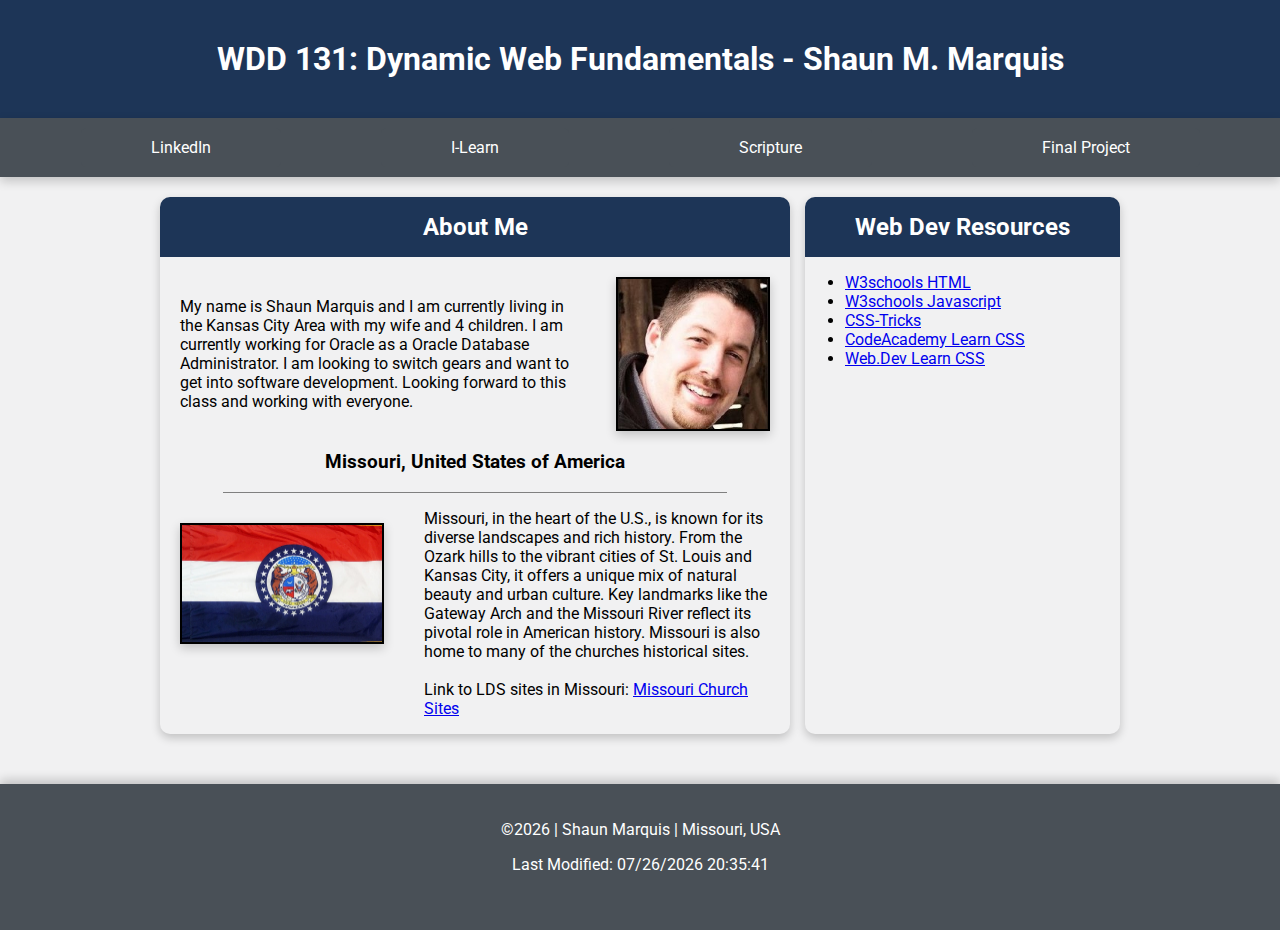
<file: index.html>
<!DOCTYPE html>
<html lang="en-US">

<head>
  <meta charset="utf-8">
  <meta name="viewport" content="width=device-width,initial-scale=1.0">
  <title>WDD 131 - Dynamic Web Fundamentals - Shaun Marquis</title>
  <meta name="description"
    content="WDD 131 - Dynamic Web Fundamentals - Shaun Marquis - Here you will be able to find infomation about Shaun and the class I am currently enrolled in Web Fundamentals WDD131.">
  <meta name="author" content="Shaun Marquis">
  <link rel="preconnect" href="https://fonts.googleapis.com">
  <link rel="preconnect" href="https://fonts.gstatic.com" crossorigin>
  <link href="https://fonts.googleapis.com/css2?family=Roboto&display=swap" rel="stylesheet">
  <link rel="stylesheet" href="styles/base.css">
  <script src="scripts/getdates.js" defer></script>
</head>

<body>
  <header>
    <div class="title">
      <h1>WDD 131: Dynamic Web Fundamentals - Shaun M. Marquis</h1>
    </div>
    <nav>
      <a href="https://www.linkedin.com/in/shaun-marquis-182b1299/" target="_blank">LinkedIn</a>
      <a href="https://byui.instructure.com/" target="_blank">I-Learn</a>
      <a href="https://www.churchofjesuschrist.org/study/scriptures/dc-testament/dc/127?lang=eng&id=p2#p2"
        target="_blank">Scripture</a>
      <a href="#">Final Project</a>
    </nav>
  </header>
  <main>
    <div class="sections-container">
      <section class="left-section">
        <div class="about-header">
          <h2>About Me</h2>
        </div>
        <div class="top-left-content">
          <p>My name is Shaun Marquis and I am currently living in the Kansas City Area with my wife and 4 children.
            I am currently working for Oracle as a Oracle Database Administrator. I am looking to switch gears and
            want to get into software development. Looking forward to this class and working with everyone.
          </p>
          <img src="images/selfie.jpg" alt="Portrait of Shaun Marquis" class="top-left-image">
        </div>
        <div class="mid-header">
          <h3>Missouri, United States of America</h3>
          <hr>
        </div>
        <div class="bottom-left-content">
          <img src="images/missouri-state-flag.jpg" alt="State Flag of Missouri" class="bottom-left-image">
          <p>Missouri, in the heart of the U.S., is known for its diverse landscapes and rich history.
            From the Ozark hills to the vibrant cities of St. Louis and Kansas City, it offers a unique
            mix of natural beauty and urban culture. Key landmarks like the Gateway Arch and the Missouri
            River reflect its pivotal role in American history. Missouri is also home to many of the churches
            historical sites.<br><br>
            Link to LDS sites in Missouri: <a
              href="https://www.churchofjesuschrist.org/study/history/doctrine-and-covenants-historical-resources/historic-places-missouri?lang=eng"
              target="blank">Missouri Church Sites</a>
          </p>
        </div>
      </section>
      <section class="right-section">
        <div class="resource-header">
          <h2>Web Dev Resources</h2>
        </div>
        <div class="section-links">
          <ul>
            <li>
              <a href="https://www.w3schools.com/html/" target="_blank">W3schools HTML</a>
            </li>
            <li>
              <a href="https://www.w3schools.com/js/" target="_blank">W3schools Javascript</a>
            </li>
            <li>
              <a href="https://css-tricks.com/" target="_blank">CSS-Tricks</a>
            </li>
            <li>
              <a href="https://www.codecademy.com/learn/learn-css" target="_blank">CodeAcademy Learn CSS</a>
            </li>
            <li>
              <a href="https://web.dev/learn/css" target="_blank">Web.Dev Learn CSS</a>
            </li>
          </ul>
        </div>
      </section>
    </div>
  </main>
  <footer>
    <p>&copy;<span id="currentyear"></span> | Shaun Marquis | Missouri, USA</p>
    <p>Last Modified: <span id="lastModified"></span></p>
  </footer>
</body>

</html>
</file>
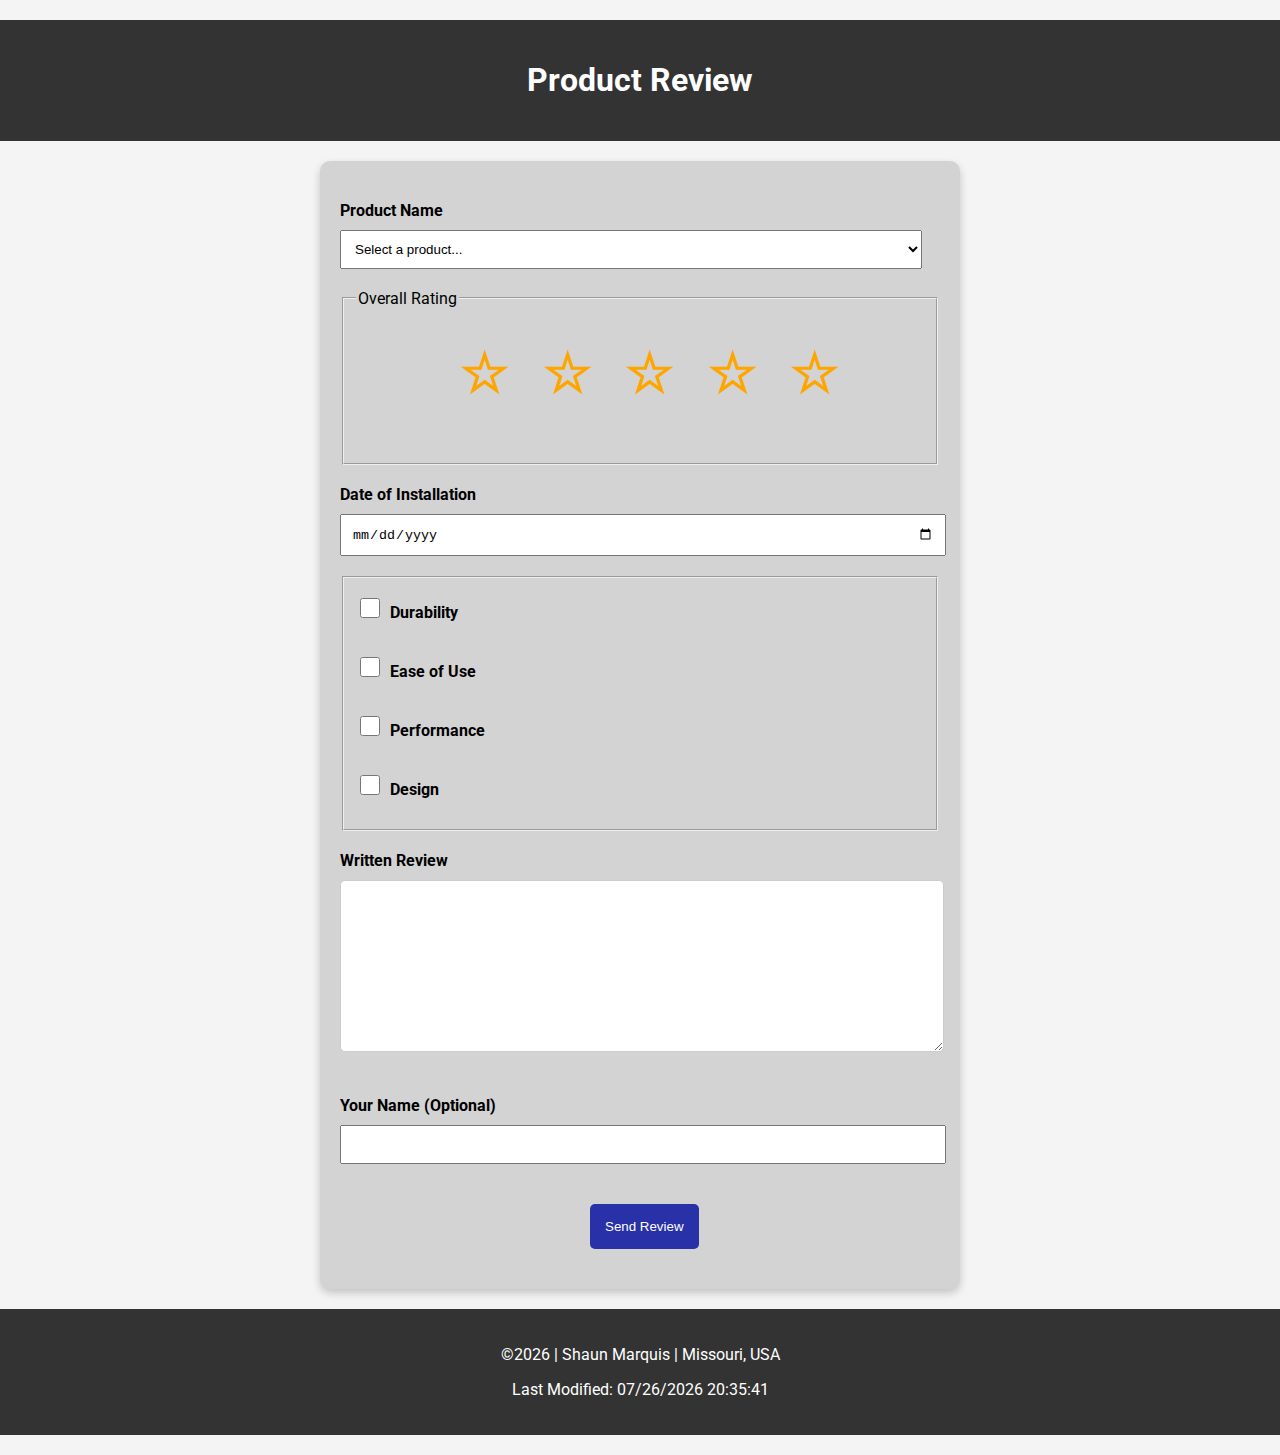
<file: form.html>
<!DOCTYPE html>
<html lang="en-US">

<head>
    <meta charset="utf-8">
    <meta name="viewport" content="width=device-width,initial-scale=1.0">
    <title>Product Review Dynamic Webpage</title>
    <meta name="description" content="WDD 131 - Dynamic Product Form - Missouri">
    <meta name="author" content="Shaun Marquis">
    <link rel="preconnect" href="https://fonts.googleapis.com">
    <link rel="preconnect" href="https://fonts.gstatic.com" crossorigin>
    <link href="https://fonts.googleapis.com/css2?family=Roboto&display=swap" rel="stylesheet">
    <link rel="stylesheet" href="styles/form.css">
    <script src="scripts/form.js" defer></script>
</head>

<body>
    <header>
        <h1>Product Review</h1>
    </header>
    <main>
        <form action="review.html" method="get" class="review-form">
            <label for="productName">Product Name</label>
            <select id="productName" name="productName" required>
                <option value="" disabled selected>Select a product...</option>
            </select>
            <fieldset>
                <legend>Overall Rating</legend>
                <div class="rating">
                    <div class="star-container">
                        <input type="radio" id="5star" name="rating" value="5" required>
                        <label for="5star"></label>
                        <input type="radio" id="4star" name="rating" value="4">
                        <label for="4star"></label>
                        <input type="radio" id="3star" name="rating" value="3">
                        <label for="3star"></label>
                        <input type="radio" id="2star" name="rating" value="2">
                        <label for="2star"></label>
                        <input type="radio" id="1star" name="rating" value="1">
                        <label for="1star"></label>
                    </div>
                </div>
            </fieldset>

            <label for="installationDate">Date of Installation</label>
            <input type="date" id="installationDate" name="installationDate" required>

            <fieldset>
                <div class="checkbox-container">
                    <input type="checkbox" id="feature1" name="features" value="Feature 1">
                    <label for="feature1">Durability</label>
                </div>
                <div class="checkbox-container">
                    <input type="checkbox" id="feature2" name="features" value="Feature 2">
                    <label for="feature2">Ease of Use</label>
                </div>
                <div class="checkbox-container">
                    <input type="checkbox" id="feature3" name="features" value="Feature 3">
                    <label for="feature3">Performance</label>
                </div>
                <div class="checkbox-container">
                    <input type="checkbox" id="feature4" name="features" value="Feature 4">
                    <label for="feature4">Design</label>
                </div>
            </fieldset>

            <label for="writtenReview">Written Review</label>
            <textarea id="writtenReview" name="writtenReview"></textarea>

            <label for="userName">Your Name (Optional)</label>
            <input type="text" id="userName" name="userName">

            <input type="submit" value="Send Review" id="submit">
        </form>
    </main>
    <footer>
        <p>&copy;<span id="currentyear"></span> | Shaun Marquis | Missouri, USA</p>
        <p>Last Modified: <span id="lastModified"></span></p>
    </footer>
</body>

</html>
</file>
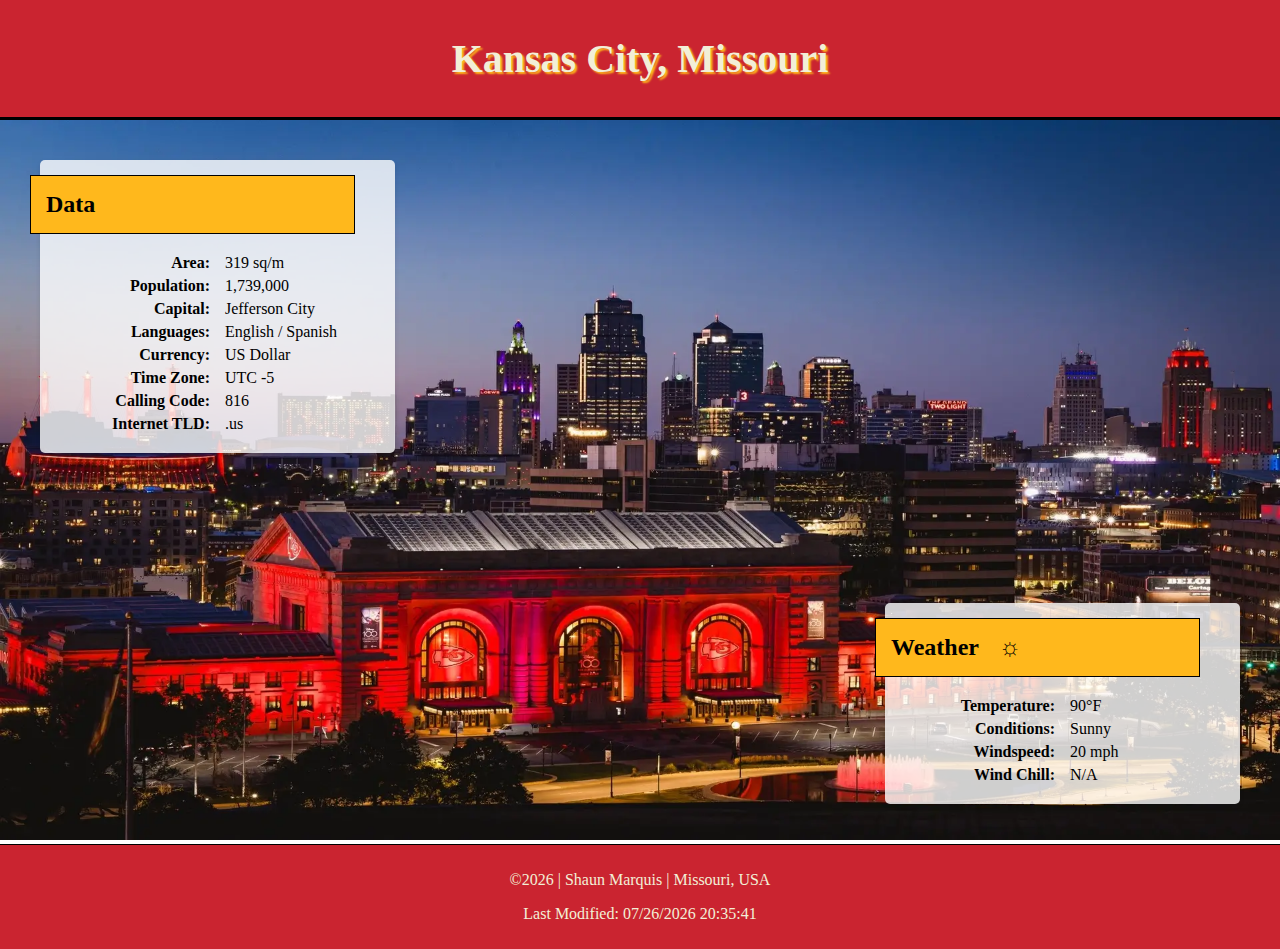
<file: place.html>
<!DOCTYPE html>
<html lang="en-US">

<head>
    <meta charset="utf-8">
    <meta name="viewport" content="width=device-width,initial-scale=1.0">
    <title>Country Dynamic Webpage</title>
    <meta name="description" content="WDD 131 - Country - Missouri">
    <meta name="author" content="Shaun Marquis">
    <link rel="preconnect" href="https://fonts.googleapis.com">
    <link rel="preconnect" href="https://fonts.gstatic.com" crossorigin>
    <link href="https://fonts.googleapis.com/css2?family=Roboto&display=swap" rel="stylesheet">
    <link rel="stylesheet" href="styles/place.css">
    <script src="scripts/place.js" defer></script>
</head>

<body>
    <header>
        <h1>Kansas City, Missouri</h1>
    </header>
    <main>
        <section class="hero">
            <picture>
                <source srcset="images/hero-large.webp" media="(min-width: 850px)">
                <img src="images/hero-small.webp" alt="Kansas City Missouri">
            </picture>
            <section class="place-data">
                <h2>Data</h2>
                <div class="data-header">
                    <p>Area:</p>
                    <p>Population:</p>
                    <p>Capital:</p>
                    <p>Languages:</p>
                    <p>Currency:</p>
                    <p>Time Zone:</p>
                    <p>Calling Code:</p>
                    <p>Internet TLD:</p>
                </div>
                <div class="data-info">
                    <p>319 sq/m</p>
                    <p>1,739,000</p>
                    <p>Jefferson City</p>
                    <p>English / Spanish</p>
                    <p>US Dollar</p>
                    <p>UTC -5</p>
                    <p>816</p>
                    <p>.us</p>
                </div>
            </section>
            <section class="weather">
                <h2>Weather</h2>
                <img src="images/weather-sun.svg" alt="Sunny Weather Icon">
                <div class="weather-header">
                    <p>Temperature:</p>
                    <p>Conditions:</p>
                    <p>Windspeed:</p>
                    <p>Wind Chill:</p>
                </div>
                <div class="weather-info">
                    <p>90°F</p>
                    <p>Sunny</p>
                    <p>20 mph</p>
                    <p><span id="wind-chill"></span></p>
                </div>
            </section>
        </section>
    </main>
    <footer>
        <p>&copy;<span id="currentyear"></span> | Shaun Marquis | Missouri, USA</p>
        <p>Last Modified: <span id="lastModified"></span></p>
    </footer>
</body>

</html>
</file>
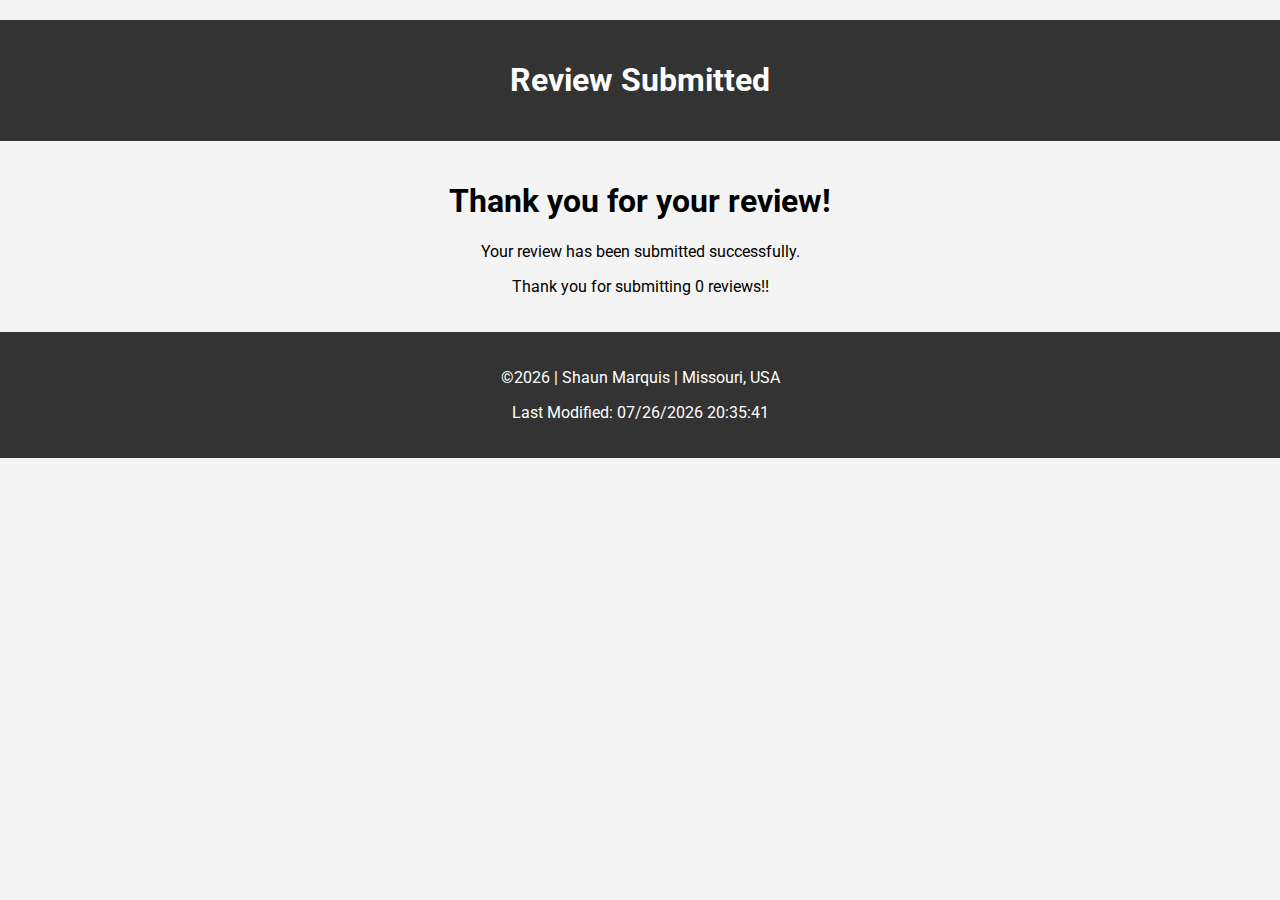
<file: review.html>
<!DOCTYPE html>
<html lang="en-US">

<head>
    <meta charset="utf-8">
    <meta name="viewport" content="width=device-width,initial-scale=1.0">
    <title>Product Review Submitted Webpage</title>
    <meta name="description" content="WDD 131 - Dynamic Product Submitted Page - Missouri">
    <meta name="author" content="Shaun Marquis">
    <link rel="preconnect" href="https://fonts.googleapis.com">
    <link rel="preconnect" href="https://fonts.gstatic.com" crossorigin>
    <link href="https://fonts.googleapis.com/css2?family=Roboto&display=swap" rel="stylesheet">
    <link rel="stylesheet" href="styles/form.css">
    <script src="scripts/form.js" defer></script>
</head>

<body>
    <header>
        <h1>Review Submitted</h1>
    </header>
    <main>
        <div class="submitted-text">
            <h1>Thank you for your review!</h1>
            <p>Your review has been submitted successfully.</p>
            <p><span id="visits"></span></p>
        </div>
        <form id="donotneed">
            <fieldset>
                <select id="donotneed"></select>
            </fieldset>
            <input type="submit" id="submit">
        </form>
    </main>
    <footer>
        <p>&copy;<span id="currentyear"></span> | Shaun Marquis | Missouri, USA</p>
        <p>Last Modified: <span id="lastModified"></span></p>
    </footer>
</body>

</html>
</file>
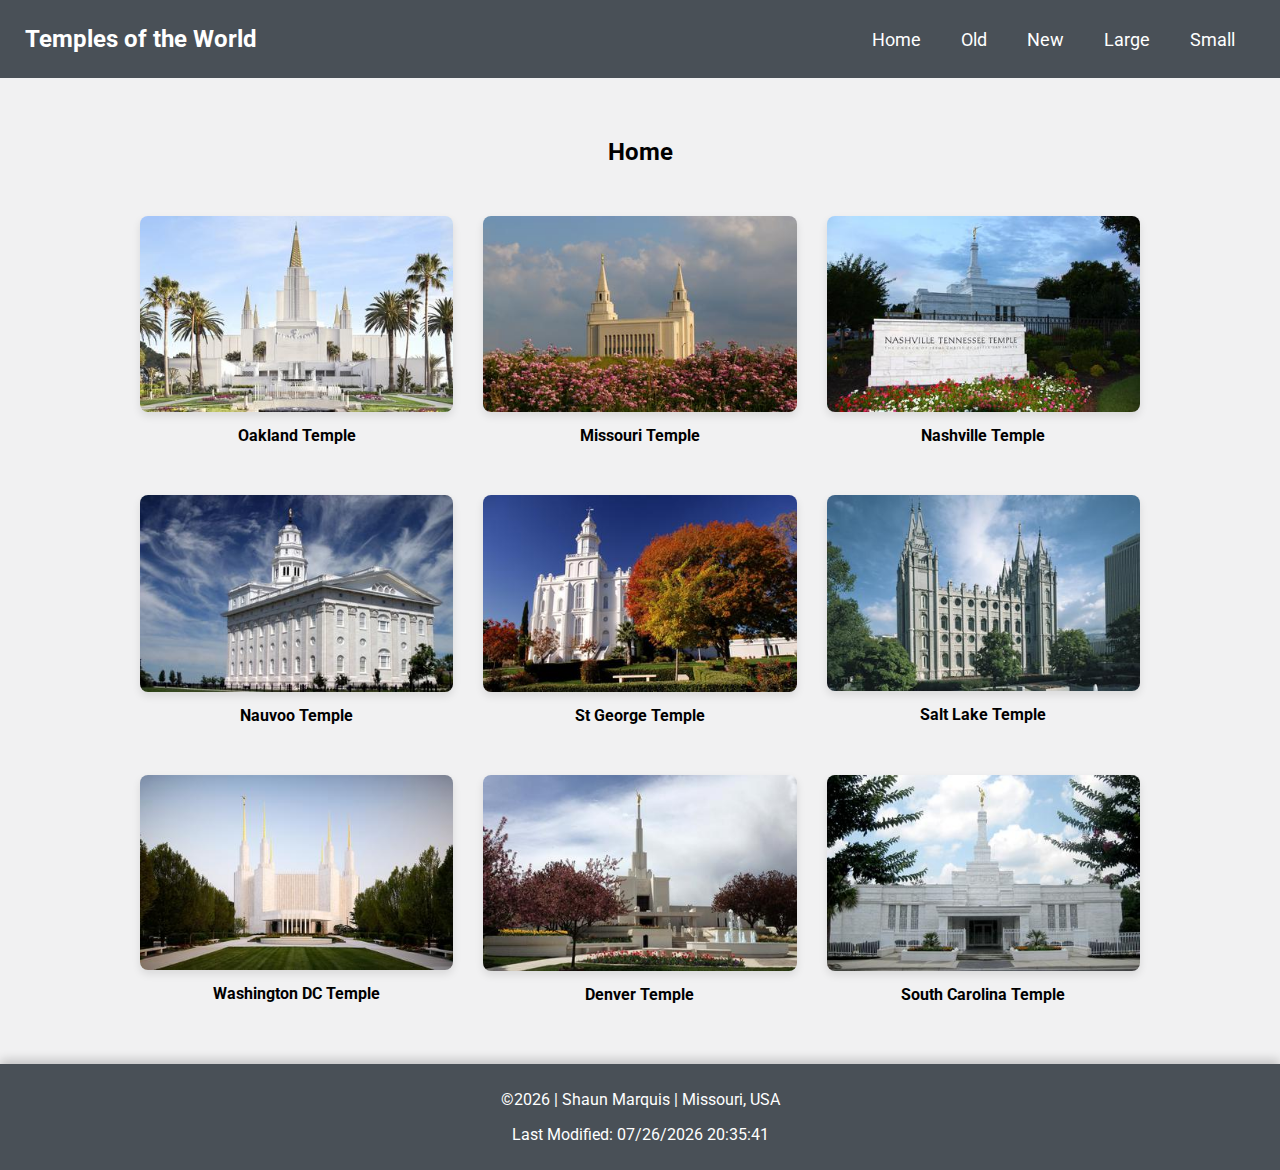
<file: temples.html>
<!DOCTYPE html>
<html lang="en-US">

<head>
    <meta charset="utf-8">
    <meta name="viewport" content="width=device-width,initial-scale=1.0">
    <title>Temple Album</title>
    <meta name="description" content="Dynamic album of my favorite temples.">
    <meta name="author" content="Shaun Marquis">
    <link rel="preconnect" href="https://fonts.googleapis.com">
    <link rel="preconnect" href="https://fonts.gstatic.com" crossorigin>
    <link href="https://fonts.googleapis.com/css2?family=Roboto&display=swap" rel="stylesheet">
    <link rel="stylesheet" href="styles/temples.css">
    <link rel="stylesheet" href="styles/temples-large.css">
    <script src="scripts/temples.js" defer></script>
</head>

<body>
    <header>
        <h1>Temples of the World</h1>
        <a id="hamburger-menu" href="#" aria-label="Hamburger Menu"></a>
        <nav>
            <ul class="navigation">
                <li><a href="#">Home</a></li>
                <li><a href="#">Old</a></li>
                <li><a href="#">New</a></li>
                <li><a href="#">Large</a></li>
                <li><a href="#">Small</a></li>
            </ul>
        </nav>
    </header>
    <main>
        <h2>Home</h2>
        <figure>
            <img src="images/temple1.jpg" alt="Oakland Temple">
            <figcaption>Oakland Temple</figcaption>
        </figure>
        <figure>
            <img src="images/temple2.jpg" alt="Missouri Temple">
            <figcaption>Missouri Temple</figcaption>
        </figure>
        <figure>
            <img src="images/temple3.jpg" alt="Nashville Temple">
            <figcaption>Nashville Temple</figcaption>
        </figure>
        <figure>
            <img src="images/temple4.jpg" alt="Nauvoo Temple">
            <figcaption>Nauvoo Temple</figcaption>
        </figure>
        <figure>
            <img src="images/temple5.jpg" alt="St George Temple">
            <figcaption>St George Temple</figcaption>
        </figure>
        <figure>
            <img src="images/temple6.jpg" alt="Salt Lake Temple">
            <figcaption>Salt Lake Temple</figcaption>
        </figure>
        <figure>
            <img src="images/temple7.jpg" alt="Washington DC Temple">
            <figcaption>Washington DC Temple</figcaption>
        </figure>
        <figure>
            <img src="images/temple8.jpg" alt="Denver Temple">
            <figcaption>Denver Temple</figcaption>
        </figure>
        <figure>
            <img src="images/temple9.jpg" alt="South Carolina Temple">
            <figcaption>South Carolina Temple</figcaption>
        </figure>
    </main>
    <footer>
        <p>&copy;<span id="currentyear"></span> | Shaun Marquis | Missouri, USA</p>
        <p>Last Modified: <span id="lastModified"></span></p>
    </footer>
</body>

</html>
</file>
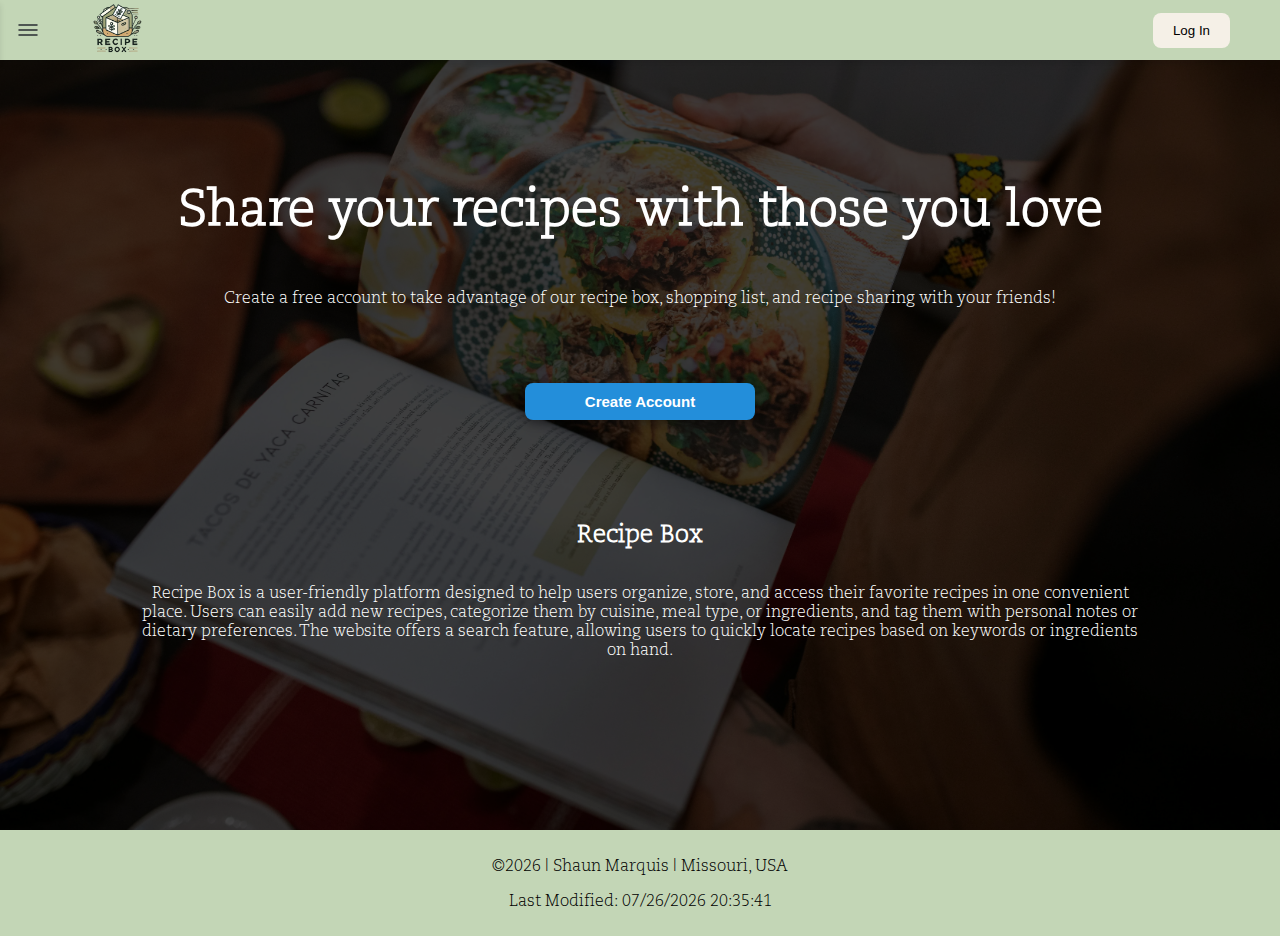
<file: project/project.html>
<!DOCTYPE html>
<html lang="en-US">

<head>
    <meta charset="utf-8">
    <meta name="viewport" content="width=device-width,initial-scale=1.0">
    <title>Recipe Box</title>
    <meta name="description" content="WDD 131 - Final Project - Recipe Box">
    <meta name="author" content="Shaun Marquis">
    <link rel="preconnect" href="https://fonts.googleapis.com">
    <link rel="preconnect" href="https://fonts.gstatic.com" crossorigin>
    <link href="https://fonts.googleapis.com/css2?family=Domine:wght@400..700&display=swap" rel="stylesheet">
    <link rel="stylesheet" href="styles/project.css">
    <script src="scripts/project.js" defer></script>
</head>

<body>
    <header>
        <button id="menuButton" class="hamburger-menu">
            <img src="images/hamburger.svg" alt="menu" id="menuIcon">
        </button>
        <img src="images/logo12.webp" alt="Logo" class="logo">
        <div id="menu" class="menu">
            <div class="slide-header"></div>
            <div class="slide-menu">
                <ul>
                    <li><a href="project.html">Home</a></li>
                    <li><a href="myrecipes.html">Recipes</a></li>
                    <li><a href="favorites.html">Favorites</a></li>
                </ul>
            </div>
            <div class="slide-footer"></div>
        </div>
        <div class="log-sign-buttons">
            <button class="logButton">Log In</button>
        </div>
    </header>
    <main>
        <section class="half-background">
            <h1>Share your recipes with those you love</h1>
            <p>Create a free account to take advantage of our recipe box, shopping list, and recipe sharing with your
                friends!
            </p>
            <button class="signButton">Create Account</button>
            <h2>Recipe Box</h2>
            <p>Recipe Box is a user-friendly platform designed to help users organize, store, and access their favorite
                recipes in one convenient place. Users can easily add new recipes, categorize them by cuisine, meal
                type, or ingredients, and tag them with personal notes or dietary preferences. The website offers a
                search feature, allowing users to quickly locate recipes based on keywords or ingredients on hand.</p>
        </section>
    </main>
    <footer>
        <p>&copy;<span id="currentyear"></span> | Shaun Marquis | Missouri, USA</p>
        <p>Last Modified: <span id="lastModified"></span></p>
    </footer>
</body>

</html>
</file>
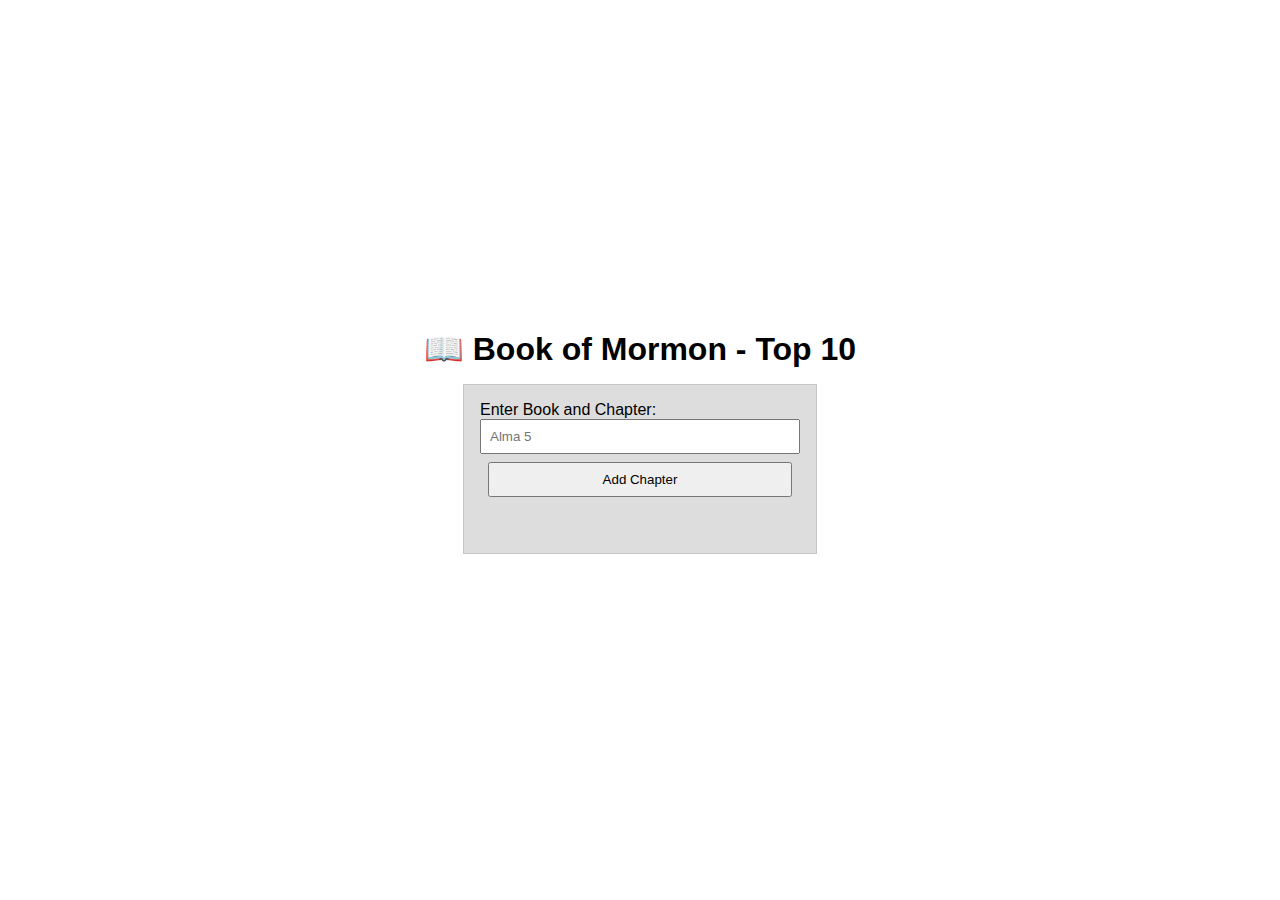
<file: week02/bom.html>
<!DOCTYPE html>
<html lang="en-US">

<head>
    <meta charset="utf-8">
    <meta name="viewport" content="width=device-width,initial-scale=1.0">
    <title>WDD 131 - BOM Week02 Activity - Shaun Marquis</title>
    <meta name="description" content="BOM Week02 Activity practice using javascript.">
    <meta name="author" content="Shaun Marquis">
    <link rel="stylesheet" href="styles/bom-week02.css">
    <script src="scripts/bom-week02.js" defer></script>
</head>

<body>
    <header>
        <h1>📖 Book of Mormon - Top 10</h1>
    </header>
    <main>
        <label for="favchap">Enter Book and Chapter: </label>
        <input type="text" id="favchap" placeholder="Alma 5">
        <button type="submit">Add Chapter</button>
        <ul id="list"></ul>
    </main>
</body>

</html>
</file>
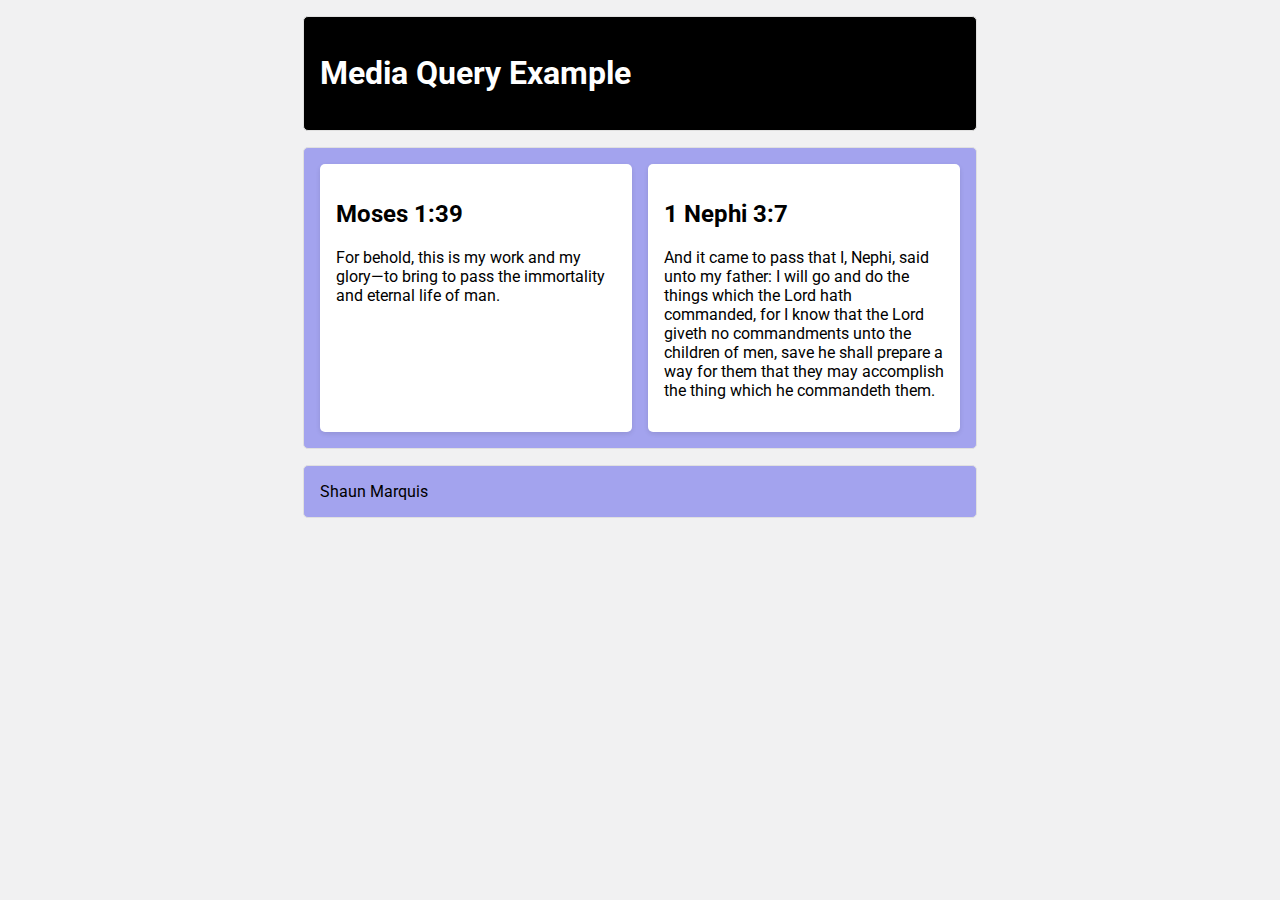
<file: week02/media-query.html>
<!DOCTYPE html>
<html lang="en-US">

<head>
    <meta charset="utf-8">
    <meta name="viewport" content="width=device-width,initial-scale=1.0">
    <title>WDD 131 - Media Query Example</title>
    <meta name="description" content="Media query learning activity example page.">
    <meta name="author" content="Shaun Marquis">
    <link rel="preconnect" href="https://fonts.googleapis.com">
    <link rel="preconnect" href="https://fonts.gstatic.com" crossorigin>
    <link href="https://fonts.googleapis.com/css2?family=Roboto&display=swap" rel="stylesheet">
    <link rel="stylesheet" href="styles/media-query.css">
    <link rel="stylesheet" href="styles/media-query-large.css">
</head>

<body>
    <header>
        <div class="title">
            <h1>Media Query Example</h1>
        </div>
    </header>
    <main>
        <section>
            <h2>Moses 1:39</h2>
            <p>For behold, this is my work and my glory—to bring to pass the immortality and eternal life of man.</p>
        </section>
        <section>
            <h2>1 Nephi 3:7</h2>
            <p>And it came to pass that I, Nephi, said unto my father: I will go and do the things which the Lord hath
                commanded, for I know that the Lord giveth no commandments unto the children of men, save he shall
                prepare a way for them that they may accomplish the thing which he commandeth them.</p>
        </section>
    </main>
    <footer>
        Shaun Marquis
    </footer>
</body>

</html>
</file>
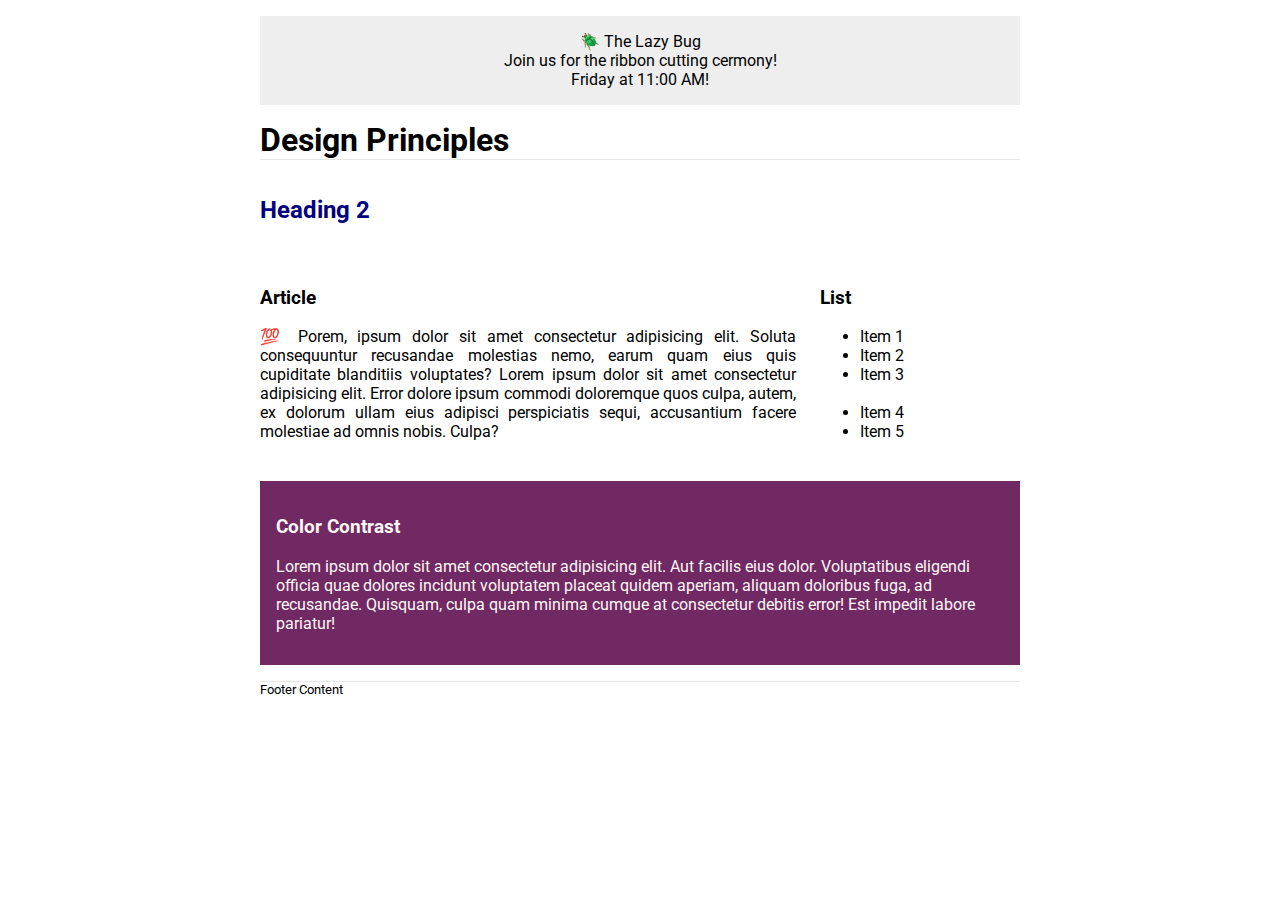
<file: week03/design.html>
<!DOCTYPE html>
<html lang="en-US">

<head>
    <meta charset="utf-8">
    <meta name="viewport" content="width=device-width,initial-scale=1.0">
    <title>WDD 131 - Week03 Design - Shaun Marquis</title>
    <meta name="description" content="Week03 Design Project">
    <meta name="author" content="Shaun Marquis">
    <link rel="preconnect" href="https://fonts.googleapis.com">
    <link rel="preconnect" href="https://fonts.gstatic.com" crossorigin>
    <link href="https://fonts.googleapis.com/css2?family=Roboto&display=swap" rel="stylesheet">
    <link rel="stylesheet" href="styles/design.css">
</head>

<body>
    <header>
        <div class="banner">🪲 The Lazy Bug<br>Join us for the ribbon cutting
            cermony!<br>Friday at 11:00 AM!</div>
        <h1>Design Principles</h1>
    </header>
    <main>
        <h2>Heading 2</h2>
        <section>
            <h3>Article</h3>
            <article>
                <p>💯 Porem, ipsum dolor sit amet consectetur adipisicing elit. Soluta consequuntur recusandae molestias
                    nemo, earum quam eius quis cupiditate blanditiis voluptates? Lorem ipsum dolor sit amet consectetur
                    adipisicing elit. Error dolore ipsum commodi doloremque quos culpa, autem, ex dolorum ullam eius
                    adipisci perspiciatis sequi, accusantium facere molestiae ad omnis nobis. Culpa?</p>
            </article>
        </section>
        <section>
            <h3>List</h3>
            <ul>
                <li>Item 1</li>
                <li>Item 2</li>
                <li>Item 3<br><br></li>
                <li>Item 4</li>
                <li>Item 5</li>
            </ul>
        </section>
        <div class="callout">
            <h3>Color Contrast</h3>
            <p>Lorem ipsum dolor sit amet consectetur adipisicing elit. Aut facilis eius dolor. Voluptatibus eligendi
                officia quae dolores incidunt voluptatem placeat quidem aperiam, aliquam doloribus fuga, ad recusandae.
                Quisquam, culpa quam minima cumque at consectetur debitis error! Est impedit labore pariatur!</p>
        </div>
    </main>
    <footer>
        Footer Content
    </footer>
</body>

</html>
</file>
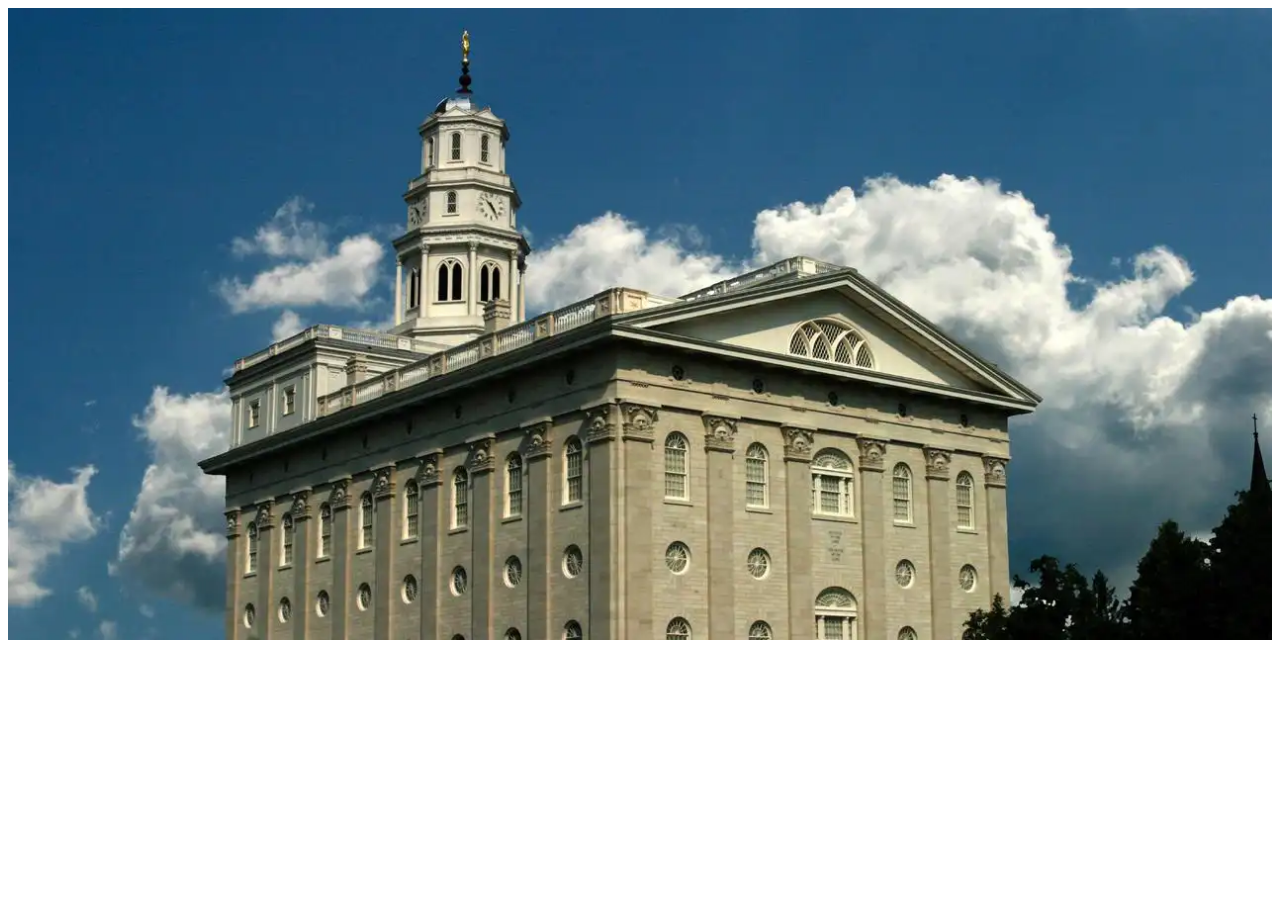
<file: week03/responsive-images.html>
<!DOCTYPE html>
<html lang="en-US">

<head>
    <meta charset="utf-8">
    <meta name="viewport" content="width=device-width,initial-scale=1.0">
    <title>WDD 131 - Week03 Responsive Images - Shaun Marquis</title>
    <meta name="description" content="Week03 Responsive Images">
    <meta name="author" content="Shaun Marquis">
    <link rel="preconnect" href="https://fonts.googleapis.com">
    <link rel="preconnect" href="https://fonts.gstatic.com" crossorigin>
    <link href="https://fonts.googleapis.com/css2?family=Roboto&display=swap" rel="stylesheet">
    <link rel="stylesheet" href="styles/responsive-images.css">
</head>

<body>
    <header>
    </header>
    <main>
        <div class="hero">
            <picture>
                <source srcset="images/hero-large.webp" media="(min-width: 1000px)">
                <source srcset="images/hero-medium.webp" media="(min-width: 500px)">
                <img src="images/hero-small.webp" alt="Nauvoo Illinois" width="500" height="250">
            </picture>
        </div>
    </main>
    <footer>
    </footer>
</body>

</html>
</file>
<file: styles/base.css>
header {
    width: 100%;
}

.title {
    background-color: #1d3557;
    background-size: cover;
    text-align: center;
}

body {
    font-family: "Roboto", sans-serif;
    background-color: #F1F1F2;
    margin: 0;
    padding: 0;
    display: flex;
    flex-direction: column;
    align-items: center;
}

section {
    padding: 20px;
    background-color: #A1D6E2;
    color: white;
    border-radius: 10px;
    box-shadow: 0px 4px 10px rgba(0, 0, 0, 0.2);
    margin: 10px;
}

section p {
    text-align: left;
    margin-left: 20px;
    margin-right: 15px;
}

h1 {
    color: white;
    margin: 0;
    padding: 40px 0 40px 0;
}

main {
    max-width: 100%;
}

nav {
    display: flex;
    justify-content: center;
    background-color: #495057;
    text-align: center;
    box-shadow: 0px 4px 10px rgba(0, 0, 0, 0.2);
}

nav a {
    margin-top: 10px;
    margin-bottom: 10px;
    margin-right: 50px;
    margin-left: 50px;
    padding: 10px 70px;
    text-decoration: none;
    background-color: #495057;
    color: white;
    border-radius: 5px;
    transition: background-color 0.3s ease;
}

nav a:hover {
    background-color: #1d3557;
}

.sections-container {
    display: grid;
    grid-template-columns: 2fr 1fr;
    gap: 15px;
    padding-left: 10rem;
    padding-right: 10rem;
    margin-top: 20px;
    margin-bottom: 50px;
}

.left-section,
.right-section {
    margin: 0;
    padding: 0;
    background-color: #F1F1F2;
    color: black;
    border-radius: 10px;
    box-shadow: 0px 4px 10px rgba(0, 0, 0, 0.2);
}

.top-left-content {
    display: grid;
    grid-template-columns: 1fr auto;
    gap: 20px;
    align-items: start;
}

.top-left-content p {
    margin-top: 40px;
}

.bottom-left-content {
    display: grid;
    grid-template-columns: 1fr auto;
    gap: 20px;
    align-items: start;
}

.left-section h2,
.right-section h2 {
    padding: 1rem;
    margin: 0;
}

.top-left-image {
    margin-top: 20px;
    margin-right: 20px;
    width: 150px;
    height: auto;
    border: 2px solid;
    box-shadow: 0px 4px 10px rgba(0, 0, 0, 0.2);
}

.bottom-left-image {
    width: 200px;
    height: auto;
    margin-top: 30px;
    margin-left: 20px;
    margin-bottom: 50px;
    border: 2px solid;
    box-shadow: 0px 4px 10px rgba(0, 0, 0, 0.2);
}

.about-header,
.resource-header {
    margin: 0;
    width: 100%;
    border-top-left-radius: 10px;
    border-top-right-radius: 10px;
    background-color: #1d3557;
    color: white;
    text-align: center;
}

.mid-header {
    margin-top: 20px;
    text-align: center;
}

hr {
    margin: auto;
    height: 1px;
    width: 80%;
    justify-content: center;
    background-color: grey;
    border: none;
}

footer {
    width: 100%;
    text-align: center;
    margin: 0;
    padding: 20px 0 40px 0;
    color: white;
    background-color: #495057;
    box-shadow: 0px -4px 10px rgba(0, 0, 0, 0.2);
}
</file>
<file: styles/form.css>
body {
    display: flex;
    flex-direction: column;
    align-items: center;
    font-family: "Roboto", sans-serif;
    background-color: #f4f4f4;
    justify-content: center;
    margin: 0;
    padding: 20px;
}

header {
    background-color: #333;
    color: white;
    padding: 20px;
    text-align: center;
    width: 100%;
    margin-bottom: 20px;
}

.review-form {
    background-color: lightgray;
    padding: 20px;
    border-radius: 10px;
    box-shadow: 0 4px 8px rgba(0, 0, 0, 0.2);
    max-width: 600px;
    width: 600px;
}

.review-form label {
    display: block;
    margin-top: 20px;
    margin-bottom: 10px;
    font-weight: bold;
}

.review-form select,
.review-form input[type="date"],
.review-form input[type="text"] {
    width: 97%;
    padding: 10px;
    margin-bottom: 20px;
}

.review-form textarea {
    width: 97%;
    height: 150px;
    padding: 10px;
    border: 1px solid #ccc;
    border-radius: 5px;
    margin-bottom: 20px;
}

.star-container {
    display: flex;
    align-items: center;
    width: 360px;
    flex-direction: row-reverse;
    justify-content: space-between;
    margin: 40px auto;
    position: relative;
}

.star-container input {
    display: none;
}

.star-container > label {
    width: 30px;
    height: 30px;
    font-family: Arial;
    font-size: 55px;
    transition: 0.2s ease;
    color: orange;
}

.star-container label:hover {
    color: black;
    transition: 0.2s ease;
}

.star-container label:active::before {
    transform: scale(1.1);
}

.star-container label::before {
    content: '\2606';
    position: absolute;
    top: 0px;
    line-height: 40px;
}

.star-container input:checked~label:before {
    content: '\2605';
}

.checkbox-container {
    display: flex;
    align-items: center;
    margin-bottom: 10px;
}

.checkbox-container input {
    width: 20px;
    height: 20px;
    margin-right: 10px;
}

.review-form input[type="submit"] {
    background-color: #2831a7;
    color: white;
    border: none;
    border-radius: 5px;
    padding: 15px;
    cursor: pointer;
    margin: 20px 250px;
}

.review-form input[type="submit"]:hover {
    background-color: #4345c4;
}

.submitted-text {
    text-align: center;
}

#donotneed {
    display: none;
}

footer {
    background-color: #333;
    color: white;
    padding: 20px;
    text-align: center;
    width: 100%;
    margin-top: 20px;
}
</file>
<file: styles/place.css>
:root {
    --header-color: #ca2430;
    --font-color: #f2efd7;
    --section-color: white;
    --h2-color: #ffb81c;
    --black-font: black;
    --transparent-background: rgba(255, 255, 255, 0.8)
}

body {
    margin: 0;
}

header {
    text-align: center;
    padding: 15px;
    background-color: var(--header-color);
    color: var(--font-color);
    border-bottom: 3px solid var(--black-font);
    text-shadow: 2px 2px 2px var(--h2-color);
}

h1 {
    margin: 0;
    padding: 15px;
    font-size: 1.8rem;
}

.hero {
    position: relative;
}

.hero img {
    width: 100%;
    height: auto;
}

.place-data,
.weather {
    padding: 15px;
    box-shadow: 0 2px 5px rgba(0, 0, 0, 0.1);
    background-color: var(--section-color);
    display: grid;
    grid-template-columns: 1fr 1fr;
    gap: 15px;
}

.place-data h2,
.weather h2 {
    text-align: center;
    font-size: 1.5rem;
    grid-column: span 2;
    margin: 0;
}

.place-data p,
.weather p {
    margin: 5px 0;
    font-size: 1rem;
}

.data-header,
.weather-header {
    margin: 0;
    grid-column: 1;
    text-align: right;
}

.data-info,
.weather-info {
    margin: 0;
    grid-column: 2;
    text-align: left;
}

.weather img {
    height: 75px;
    width: 75px;
    grid-column: span 2;
    justify-self: center;
}

footer {
    text-align: center;
    padding: 10px;
    background-color: var(--header-color);
    color: var(--font-color);
    font-size: 1rem;
    border-top: 1px solid var(--black-font);
}

@media (min-width: 850px) {
    body {
        font-size: 1rem;
    }

    header {
        padding: 20px;
    }

    h1 {
        font-size: 2.5rem;
    }

    .place-data {
        position: absolute;
        top: 40px;
        left: 40px;
        width: 325px;
        border-radius: 5px;
        background-color: var(--transparent-background);
    }

    .weather {
        position: absolute;
        bottom: 40px;
        right: 40px;
        width: 325px;
        border-radius: 5px;
        background-color: var(--transparent-background);
    }

    .weather img {
        display: none;
    }

    .weather h2::after {
        content: "☼";
        margin-left: 20px;
    }

    .place-data h2,
    .weather h2 {
        text-align: left;
        background-color: var(--h2-color);
        padding: 15px;
        width: 90%;
        color: var(--black-font);
        margin-left: -25px;
        border: 1px solid var(--black-font);
    }

    .data-header,
    .weather-header {
        font-weight: bold;
    }
}
</file>
<file: styles/temples.css>
:root {
    --header-color: #495057;
    --font-color1: white;
    --paragraph-font: "Roboto", sans-serif;
    --hover-color1: #aeaeaf;
    --body-color1: #f1f1f2;
}

body {
    font-family: var(--paragraph-font);
    background-color: var(--body-color1);
    margin: 0;
    padding: 0;
}

header {
    background-color: var(--header-color);
    color: var(--font-color1);
    padding: 25px;
    display: flex;
    justify-content: space-between;
    align-items: center;
}

header h1 {
    margin: 0;
    font-size: 24px;
    flex: 1;
    text-align: left;
}

#hamburger-menu {
    display: block;
    background-color: transparent;
    text-decoration: none;
    border: none;
    color: var(--font-color1);
    font-size: 30px;
    cursor: pointer;
    position: absolute;
    right: 15px;
}

#hamburger-menu.open {
    right: 15px;
    top: 25px;
}

nav {
    display: none;
    justify-content: flex-end;
    align-items: center;
    margin-left: auto;
    margin-right: auto;
}

nav li {
    margin-bottom: 20px;
}

nav.open {
    display: flex;
}

.navigation {
    display: flex;
    flex-direction: column;
    align-items: center;
    padding: 0;
    margin: 0;
    list-style: none;
}

.navigation a {
    color: var(--font-color1);
    font-size: 18px;
    padding: 20px 10px;
    text-align: center;
    text-decoration: none;
    margin: 10px;
}

.navigation a:hover {
    color: var(--hover-color1);
    font-weight: bold;
    padding: 20px 10px;
}

#hamburger-menu::before {
    content: "≡";
}

#hamburger-menu.open::before {
    content: "X";
}

main {
    max-width: 90%;
    margin: 0 auto;
    padding: 20px;
    display: grid;
    grid-template-columns: 1fr;
    gap: 20px;
}

main h2 {
    grid-column: 1 / -1;
    text-align: center;
    margin-bottom: 20px;
}

figure {
    margin: 0 0 20px;
    text-align: center;
}

figure img {
    width: 100%;
    height: auto;
    border-radius: 8px;
    box-shadow: 0px 4px 8px rgba(0, 0, 0, 0.1);
}

figcaption {
    margin-top: 10px;
    font-weight: bold;
}

footer {
    text-align: center;
    padding: 10px;
    color: var(--font-color1);
    background-color: var(--header-color);
    box-shadow: 0px -4px 10px rgba(0, 0, 0, 0.2);
}
</file>
<file: styles/temples-large.css>
@media screen and (min-width: 700px) {

    #hamburger-menu {
        display: none;
    }

    nav {
        display: flex;
        flex-direction: row;
        justify-content: flex-end;
    }

    nav li {
        margin: 0;
    }

    .navigation {
        flex-direction: row;
    }

    main {
        max-width: 1000px;
        padding: 40px 20px;
        grid-template-columns: repeat(auto-fit, minmax(250px, 1fr));
        gap: 30px;
    }
}
</file>
<file: project/styles/project.css>
:root {
    --primary-color: #C3D6B6;
    --secondary-color: #f5f0e7;
}

@font-face {
    font-family: "caecilia";
    src: url("../font/caecilia.otf");
}

html, body {
    height: 100%;
    display: flex;
    flex-direction: column;
    font-family: "caecilia";
    margin: 0;
    padding: 0;
}

.line-breaks {
    white-space: pre-line;
}

main {
    flex: 1;
    background-color: var(--secondary-color);
}

header {
    display: flex;
    position: fixed;
    width: 100%;
    height: 60px;
    align-items: center;
    background-color: var(--primary-color);
    box-shadow: 0 4px 6px rgba(0, 0, 0, 0.1);
    z-index: 10;
}

.slide-header {
    height: 60px;
    background-color: var(--primary-color);
    box-shadow: 0 4px 6px rgba(0, 0, 0, 0.1);
    z-index: 10;
    margin-bottom: 50px;
}

.slide-menu ul {
    list-style: none;
}

.slide-menu ul li {
    margin-top: 30px;
    padding: 10px 15px;
}

.slide-menu a {
    text-decoration: none;
    color: inherit;
    font-size: 30px;
}

.slide-menu a:hover {
    text-decoration: none;
    color: #238eda;
    font-size: 30px;
}

.slide-footer {
    background-color: var(--primary-color);
    box-shadow: 0 4px 6px rgba(0, 0, 0, 0.1);
    z-index: 1002;
}

.logo {
    margin-top: 5px;
    width: 75px;
    height: 75px;
    margin-left: 40px;
    z-index: 1001;
}

.hamburger-menu {
    position: relative;
    margin-left: 15px;
    width: 25px;
    height: 20px;
    background: none;
    border: none;
    display: flex;
    justify-content: center;
    align-items: center;
    padding: 0;
    z-index: 1001;
}

.menu {
    position: fixed;
    top: 0;
    left: -250px;
    width: 250px;
    height: 100%;
    background-color: var(--secondary-color);
    transition: left 0.3s ease;
    text-decoration: none;
    z-index: 1000;
}

.log-sign-buttons {
    display: flex;
    justify-content: right;
    gap: 10px;
    margin-left: auto;
    margin-right: 50px;
}

.logButton {
    padding: 10px 20px;
    background-color: var(--secondary-color);
    color: black;
    border: none;
    border-radius: 8px;
}

.signButton {
    padding: 10px 60px;
    background-color: #238eda;
    color: white;
    border: none;
    margin-top: 60px;
    font-size: 15px;
    font-weight: bold;
    box-shadow: 0 4px 8px rgba(0, 0, 0, 0.3);
    border-radius: 8px;
}

.logButton:hover {
    padding: 10px 20px;
    background-color: #f5e7cf;
    color: black;
    border: none;
    border-radius: 8px;
}

.signButton:hover {
    padding: 10px 60px;
    background-color: #62a6d7;
    color: white;
    border: none;
    margin-top: 60px;
    font-size: 15px;
    font-weight: bold;
    box-shadow: 0 4px 8px rgba(0, 0, 0, 0.3);
    border-radius: 8px;
}

.half-background {
    position: relative;
    height: 800px;
    background-image: url("../images/home_background.webp");
    background-size: cover;
    background-repeat: no-repeat;
    background-position: center;
    display: flex;
    flex-direction: column;
    align-items: center;
    text-align: center;
    color: white;
    margin-top: 0;
    padding-top: 30px;
    z-index: 1;
}

.half-background::before {
    content: "";
    position: absolute;
    top: 0;
    left: 0;
    width: 100%;
    height: 100%;
    background-color: rgba(0, 0, 0, 0.75);
    z-index: -1;
}

.half-background h1 {
    margin-top: 150px;
    font-size: 50px;
}

.half-background h2 {
    margin-top: 100px;
}

.half-background p {
    max-width: 1000px;
}

.recipe-body {
    display: flex;
    justify-content: center;
    background-color: var(--secondary-color);
    min-height: 100hv;
}

#recipe-list {
    margin-top: 20px;
    display: grid;
    gap: 20px;
    grid-template-columns: repeat(auto-fit, minmax(200px, 1fr));
    max-width: 1000px;
    margin-bottom: 20px;
}

#favorite-recipe-list {
    margin-top: 20px;
    display: grid;
    gap: 20px;
    grid-template-columns: repeat(auto-fit, minmax(200px, 1fr));
    max-width: 1000px;
    margin-bottom: 20px;
}

.recipe {
    background-color: white;
    border-radius: 10px;
    box-shadow: 0 4px 6px rgba(0,0,0,0.3);
    padding: 15px;
    display: flex;
    position: relative;
    flex-direction: column;
    align-items: center;
    text-align: center;
    padding-bottom: 40px;
}

.recipe h3 {
    white-space: nowrap;
    overflow: hidden;
    text-overflow: ellipsis;
    max-width: 100%;
}

.search-container {
    display: flex;
    justify-content: center;
}

#search-bar {
    margin-top: 70px;
    padding: 10px;
    font-size: 16px;
    width: 80%;
}

#add-recipe-button {
    position: fixed;
    bottom: 30px;
    right: 30px;
    width: 50px;
    height: 50px;
    border-radius: 50%;
    background-color: #238eda;
    color: white;
    font-size: 24px;
    text-align: center;
    line-height: 50px;
    border: none;
    box-shadow: 0 4px 6px rgba(0,0,0,0.3);
}

.window {
    display: none;
    position: fixed;
    top: 0;
    left: 0;
    width: 100%;
    height: 100%;
    background-color: rgba(0,0,0,0.5);
    align-items: center;
    justify-content: center;
}

.window-content {
    background-color: white;
    padding: 20px;
    border-radius: 8px;
    width: 90%;
    max-width: 1200px;
    max-height: 75vh;
    text-align: left;
    position: relative;
    display: flex;
    flex-direction: column;
    gap: 10px;
    box-shadow: 0 4px 10px rgba(0,0,0,0.3);
    cursor: pointer;
    overflow-y: auto;
}

.window-content h2 {
    text-align: center;
    max-width: 100%;
}

.window-content input[type="file"] {
    margin-top: 5px;
    font-size: 16px;
    display: block;
    width: 100%;
    border: none;
    padding: 10px 0;
}

.recipe-image {
    width: 100%;
    max-width: 200px;
    height: auto;
    border-radius: 8px;
    margin-bottom: 5px;
    border: .25px solid grey;
}

#recipe-window input[type="text"],
#recipe-window textarea {
    width: 100%;
    border: none;
    border-bottom: 1px solid black;
    background: transparent;
    outline: none;
    padding: 5px 0;
    font-size: 16px;
    color: #333;
    resize: none;
    margin-bottom: 15px;
}

#recipe-window label {
    margin-top: 15px;
    font-weight: bold;
    color: #333;
}

#recipe-window input[type="file"] {
    border: none;
    padding: 5px 0;
    font-size: 16px;
    color: #333;
    background: transparent;
    margin-bottom: 15px;
}

#recipe-detail-window {
    display: none;
    flex-direction: column;
    width: 80%;
    height: 95vh;
    max-width: 1200px;
    background-color: white;
    border: 1px solid #ccc;
    border-radius: 8px;
    box-shadow: 0 4px 8px rgba(0, 0, 0, 0.2);
    position: fixed;
    top: 50%;
    left: 50%;
    transform: translate(-50%, -50%);
    z-index: 1005;
    overflow-y: auto;
    padding: 0;
    cursor: pointer;
}

.detail-header {
    display: flex;
    flex-direction: column;
    justify-content: center;
    align-items: center;
    padding: 10px;
    border-bottom: 1px solid #ccc;
}

.recipe-detail-content {
    display: grid;
    padding: 1rem;
    grid-template-columns: 1fr 1fr;
}

.recipe-left-section {
    display: grid;
    grid-template-rows: repeat(2, auto);
    align-items: center;
    justify-content: center;
    padding-right: 1rem;
    margin-top: 50px;
}

.recipe-left-items {
    padding: 1rem;
}

.recipe-right-section {
    display: grid;
    align-items: center;
    justify-content: center;
    margin-top: 50px;
    border-left: 1px solid #ccc;
}

.detail-recipe-image {
    width: 450px;
    box-shadow: 0 4px 8px rgba(0, 0, 0, 0.2);
    object-fit: cover;
}

.no-recipe-message {
    justify-content: center;
    text-align: center;
    padding-top: 40px;
    padding: 10px;
}

.no-recipe-message h2 {
    font-size: 50px;
}

.no-recipe-message p {
    font-size: 25px;
}

#save-recipe-button {
    background-image: linear-gradient(-180deg, #37AEE2 0%, #1E96C8 100%);
    border-radius: .5rem;
    box-sizing: border-box;
    color: #FFFFFF;
    display: flex;
    font-size: 16px;
    justify-content: center;
    text-align: center;
    padding: 1rem 1.75rem;
    text-decoration: none;
    width: 100%;
    border: 0;
    touch-action: manipulation;
}

.delete-recipe-button {
    display: flex;
    justify-content: center;
    position: absolute;
    bottom: 10px;
}

.delete-recipe-button button {
    background-image: linear-gradient(-180deg, #37AEE2 0%, #1E96C8 100%);
    border-radius: .5rem;
    box-sizing: border-box;
    color: #FFFFFF;
    display: flex;
    font-size: 12px;
    justify-content: center;
    text-align: center;
    padding: .5rem .9rem;
    text-decoration: none;
    width: 100%;
    border: 0;
    touch-action: manipulation;
}

.delete-recipe-button button:hover {
    background-image: linear-gradient(-180deg, #e23a37 0%, #c8321e 100%);
}

.close {
    position: absolute;
    top: 10px;
    left: 15px;
    font-size: 24px;
    float: right;
}

.close:hover {
    color: #e23a37;
}

#favorite-button {
    font-size: 18px;
    color: gold;
    background: none;
    border: none;
    cursor: pointer;
    margin-top: 10px;
}

#favorite-button:hover {
    color: darkorange;
}

footer {
    text-align: center;
    padding: 10px;
    background-color: #C3D6B6;
}

@media (max-width: 900px) {
    #recipe-list {
        grid-template-columns: repeat(2, 1fr);
    }
    
    #favorite-recipe-list {
        grid-template-columns: repeat(2, 1fr);
    }

    #recipe-detail-window {
        padding: .5rem;
    }

    .recipe-detail-content {
        grid-template-columns: 1fr;
        padding: 0;
        text-align: center;
    }
    
    .recipe-left-section {
        padding: 0;
        margin: 0;
    }
    
    .recipe-left-items {
        width: 100%;
        margin-bottom: 1rem;
    }
    
    .detail-recipe-image {
        width: 80%;
        height: auto;
        margin: 0 auto;
    }
}

@media (max-width: 600px) {
    #recipe-list {
        grid-template-columns: 1fr;
    }
    
    #favorite-recipe-list {
        grid-template-columns: 1fr;
    }

    #recipe-detail-window {
        padding: .5rem;
    }

    .recipe-detail-content {
        grid-template-columns: 1fr;
        padding: 0;
        text-align: center;
    }
    
    .recipe-left-section {
        padding: 0;
        margin: 0;
    }
    
    .recipe-left-items {
        width: 100%;
        margin-bottom: 1rem;
    }
    
    .detail-recipe-image {
        width: 80%;
        height: auto;
        margin: 0 auto;
    }
}
</file>
<file: week02/styles/bom-week02.css>
* {
    margin: 0;
    padding: 0;
}

body {
    height: 100vh;
    display: flex;
    flex-direction: column;
    align-items: center;
    justify-content: center;
    font-family: Acme, Arial, sans-serif;
}

h1 {
    font-size: 1.5rem;
}

main {
    margin: 1rem auto;
    border: 1px solid rgba(0, 0, 0, 0.1);
    padding: 1rem;
    background-color: #ddd;
    display: flex;
    flex-direction: column;
}

input,
button {
    padding: 0.5rem;
}

button {
    margin: 0.5rem;
}

.delete {
    width: fit-content;
}

.input {
    display: flex;
    gap: 1rem;
}

.list {
    padding: 0.5rem;
}

ul {
    margin: 1rem;
    list-style: none;
}

li {
    display: flex;
    align-items: center;
    justify-content: space-between;
}

@media only screen and (min-width: 32.5em) {
    h1 {
        font-size: 2rem;
    }

    main {
        width: 320px;
    }
}
</file>
<file: week02/styles/media-query.css>
body {
    font-family: 'Roboto', sans-serif;
    background-color: #f1f1f2;
    margin: 0;
    padding: 0;
}

header,
main,
footer {
    max-width: 640px;
    margin: 1rem auto;
    padding: 1rem;
    background-color: rgba(74, 74, 234, 0.462);
    border: 1px solid #e0e0e0;
    border-radius: 5px;
}

main {
    display: grid;
    grid-template-columns: 1fr;
    gap: 1rem
}

section {
    padding: 1rem;
    background-color: #ffffff;
    border-radius: 5px;
    box-shadow: 0 2px 5px rgba(0, 0, 0, 0.1);
}
</file>
<file: week02/styles/media-query-large.css>
@media screen and (min-width: 500px) {
    header {
        background-color: black;
        color: white;
    }

    main {
        grid-template-columns: 1fr 1fr;
    }
}
</file>
<file: week03/styles/design.css>
body {
    font-family: Roboto, helvetica, sans-serif;
    margin: 1rem;
}

header,
main,
footer {
    max-width: 760px;
    margin: 0 auto;
}

.banner {
    padding: 1rem;
    background-color: #eee;
    text-align: center;
}

h1 {
    border-bottom: 1px solid rgba(0, 0, 0, 0.1);
    margin: 1rem 0;
}

main {
    display: grid;
    grid-template-columns: 1fr 200px;
    grid-gap: 1.5rem;
}

h2 {
    color: navy;
    grid-column: 1/3;
}

article p {
    text-align: justify;
}

.callout {
    color: #fef6f6;
    background-color: #702963;
    padding: 1rem;
    grid-column: 1/3;
}

footer {
    margin-top: 1rem;
    border-top: 1px solid rgba(0, 0, 0, 0.1);
    font-size: smaller;
    text-align: left;
}
</file>
<file: week03/styles/responsive-images.css>
.hero img {
    width: 100%;
    height: auto;
  }
</file>
